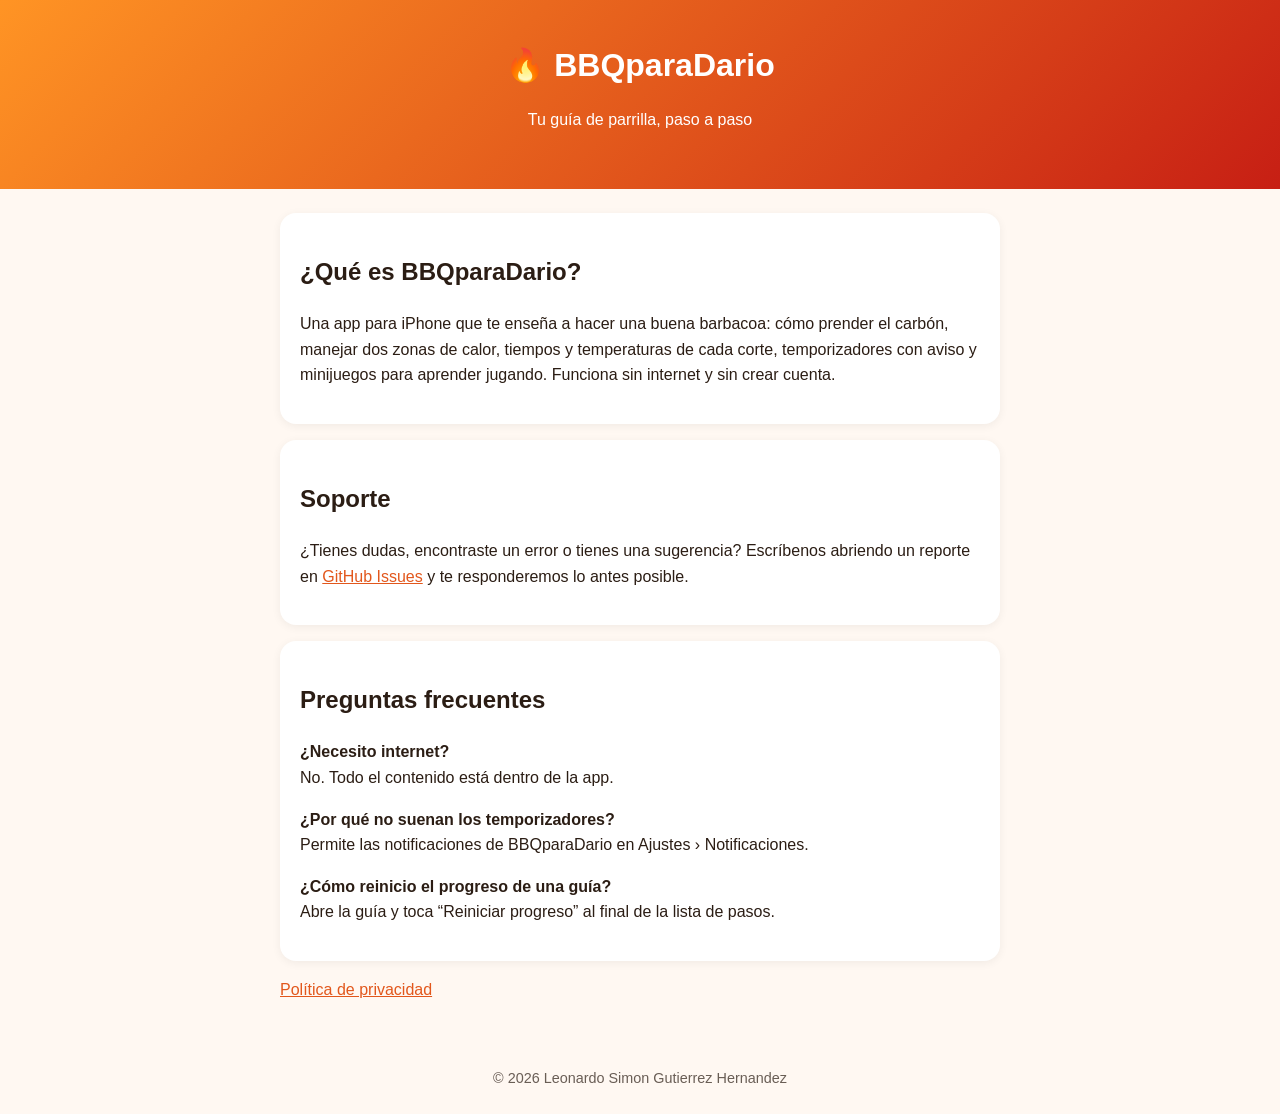
<file: index.html>
<!doctype html><html lang="es"><head><meta charset="utf-8"><meta name="viewport" content="width=device-width,initial-scale=1">
<title>BBQparaDario – Soporte</title><link rel="stylesheet" href="style.css"></head><body>
<header><h1>🔥 BBQparaDario</h1><p>Tu guía de parrilla, paso a paso</p></header>
<main>
<div class="card"><h2>¿Qué es BBQparaDario?</h2><p>Una app para iPhone que te enseña a hacer una buena barbacoa: cómo prender el carbón, manejar dos zonas de calor, tiempos y temperaturas de cada corte, temporizadores con aviso y minijuegos para aprender jugando. Funciona sin internet y sin crear cuenta.</p></div>
<div class="card"><h2>Soporte</h2><p>¿Tienes dudas, encontraste un error o tienes una sugerencia? Escríbenos abriendo un reporte en <a href="https://github.com/leonardogutierrezh/bbqparadario/issues">GitHub Issues</a> y te responderemos lo antes posible.</p></div>
<div class="card"><h2>Preguntas frecuentes</h2>
<p><strong>¿Necesito internet?</strong><br>No. Todo el contenido está dentro de la app.</p>
<p><strong>¿Por qué no suenan los temporizadores?</strong><br>Permite las notificaciones de BBQparaDario en Ajustes › Notificaciones.</p>
<p><strong>¿Cómo reinicio el progreso de una guía?</strong><br>Abre la guía y toca “Reiniciar progreso” al final de la lista de pasos.</p></div>
<p><a href="privacy.html">Política de privacidad</a></p>
</main><footer>© 2026 Leonardo Simon Gutierrez Hernandez</footer></body></html>
</file>
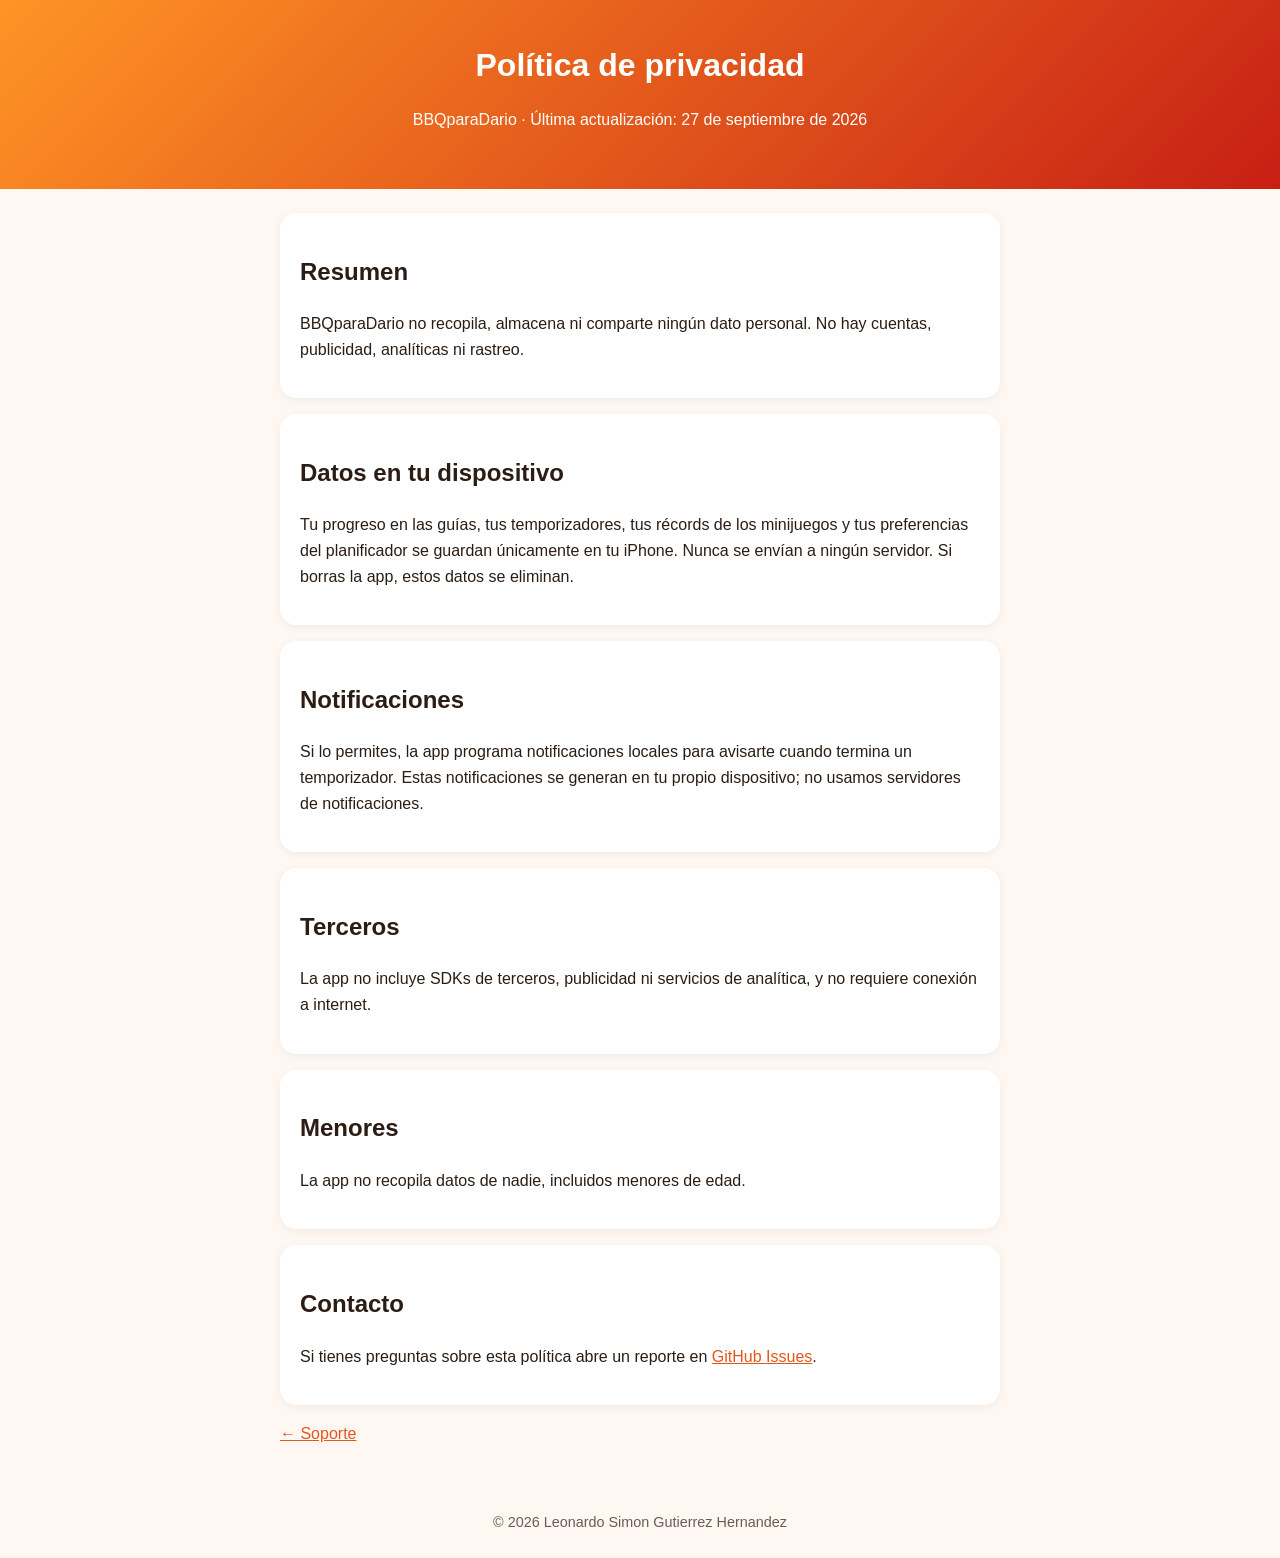
<file: privacy.html>
<!doctype html><html lang="es"><head><meta charset="utf-8"><meta name="viewport" content="width=device-width,initial-scale=1">
<title>BBQparaDario – Política de privacidad</title><link rel="stylesheet" href="style.css"></head><body>
<header><h1>Política de privacidad</h1><p>BBQparaDario · Última actualización: 27 de septiembre de 2026</p></header>
<main>
<div class="card"><h2>Resumen</h2><p>BBQparaDario no recopila, almacena ni comparte ningún dato personal. No hay cuentas, publicidad, analíticas ni rastreo.</p></div>
<div class="card"><h2>Datos en tu dispositivo</h2><p>Tu progreso en las guías, tus temporizadores, tus récords de los minijuegos y tus preferencias del planificador se guardan únicamente en tu iPhone. Nunca se envían a ningún servidor. Si borras la app, estos datos se eliminan.</p></div>
<div class="card"><h2>Notificaciones</h2><p>Si lo permites, la app programa notificaciones locales para avisarte cuando termina un temporizador. Estas notificaciones se generan en tu propio dispositivo; no usamos servidores de notificaciones.</p></div>
<div class="card"><h2>Terceros</h2><p>La app no incluye SDKs de terceros, publicidad ni servicios de analítica, y no requiere conexión a internet.</p></div>
<div class="card"><h2>Menores</h2><p>La app no recopila datos de nadie, incluidos menores de edad.</p></div>
<div class="card"><h2>Contacto</h2><p>Si tienes preguntas sobre esta política abre un reporte en <a href="https://github.com/leonardogutierrezh/bbqparadario/issues">GitHub Issues</a>.</p></div>
<p><a href="index.html">← Soporte</a></p>
</main><footer>© 2026 Leonardo Simon Gutierrez Hernandez</footer></body></html>
</file>
<file: style.css>
:root{--bg:#fff8f2;--fg:#2b1d14;--accent:#e2571c;--card:#ffffff}
@media (prefers-color-scheme:dark){:root{--bg:#1c1410;--fg:#f5ebe3;--card:#2a1f19}}
body{margin:0;font-family:-apple-system,BlinkMacSystemFont,"Segoe UI",sans-serif;background:var(--bg);color:var(--fg);line-height:1.6}
header{background:linear-gradient(135deg,#ff9424,#c71f14);color:#fff;padding:40px 16px;text-align:center}
header h1{margin:0;font-size:2rem}main{max-width:720px;margin:0 auto;padding:24px 16px}
.card{background:var(--card);border-radius:16px;padding:20px;margin-bottom:16px;box-shadow:0 2px 10px rgba(0,0,0,.06)}
a{color:var(--accent)}footer{text-align:center;opacity:.7;padding:24px 16px;font-size:.9rem}
</file>
